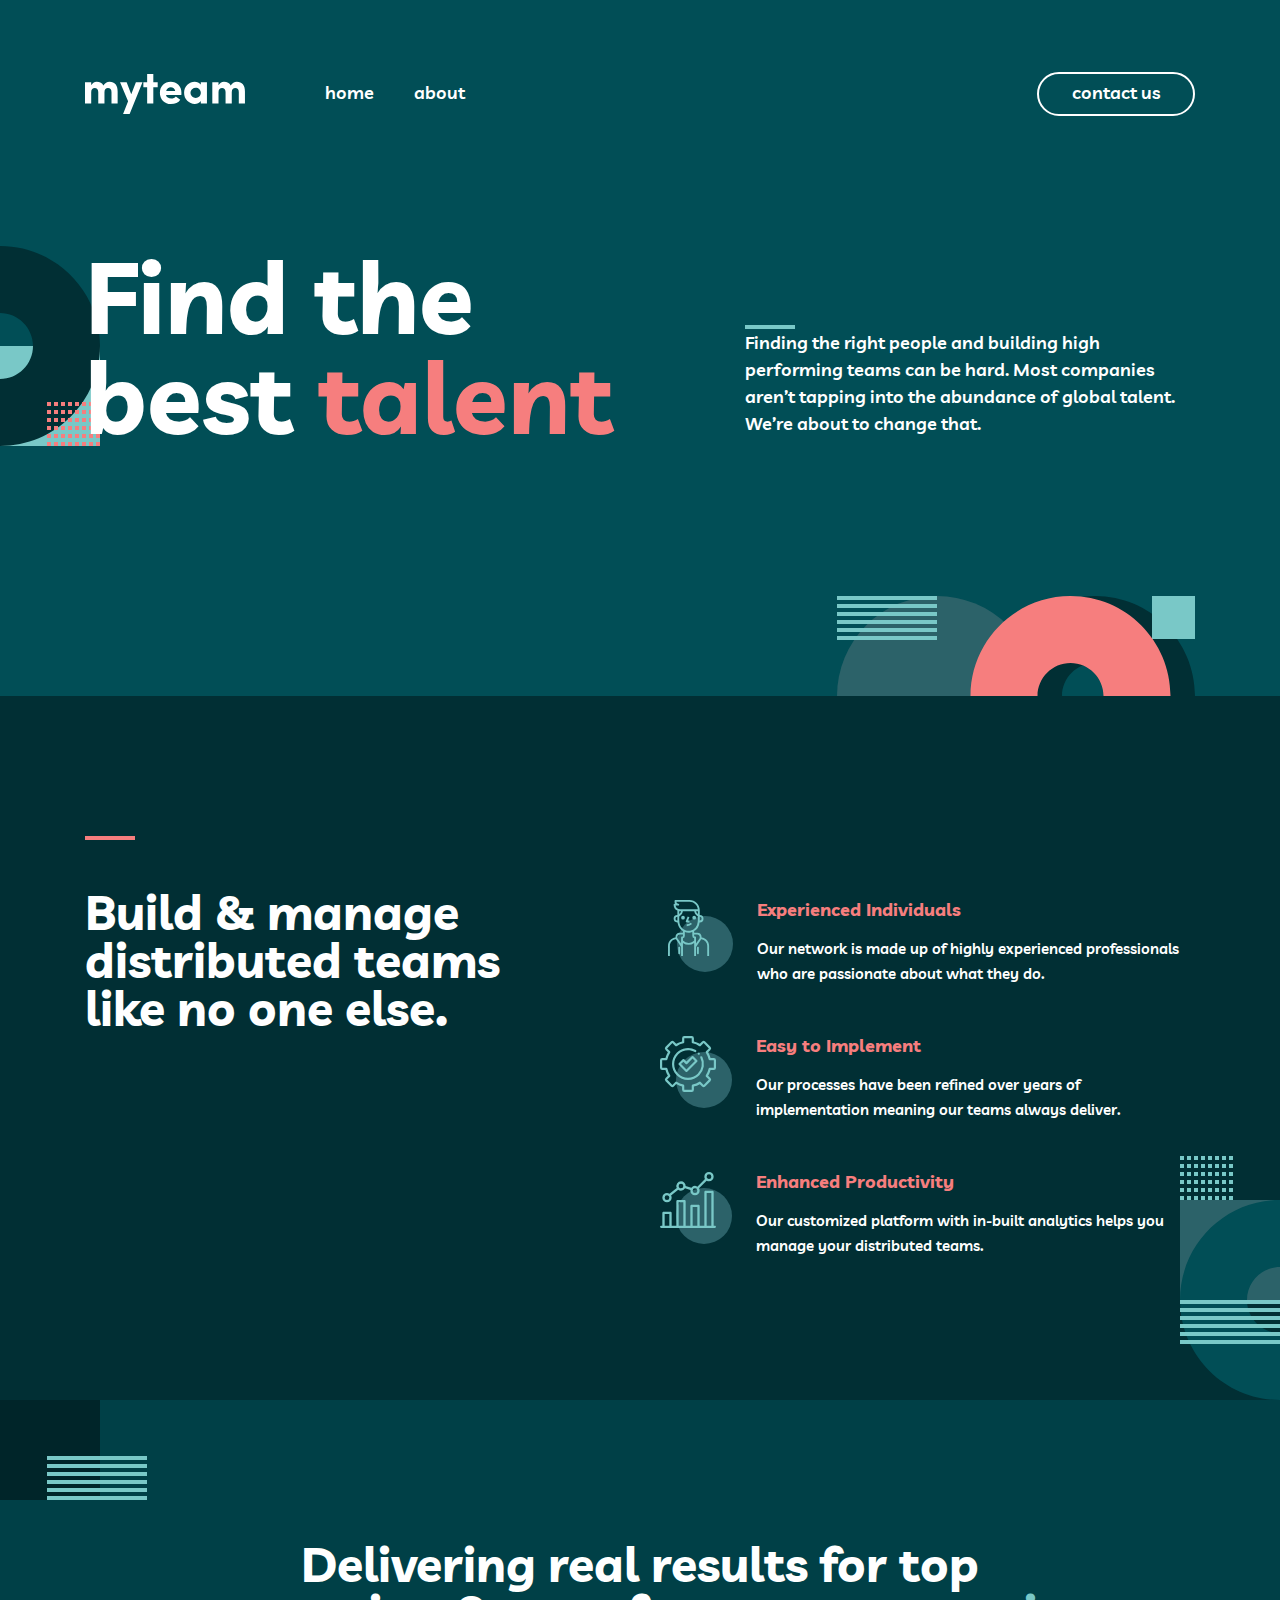
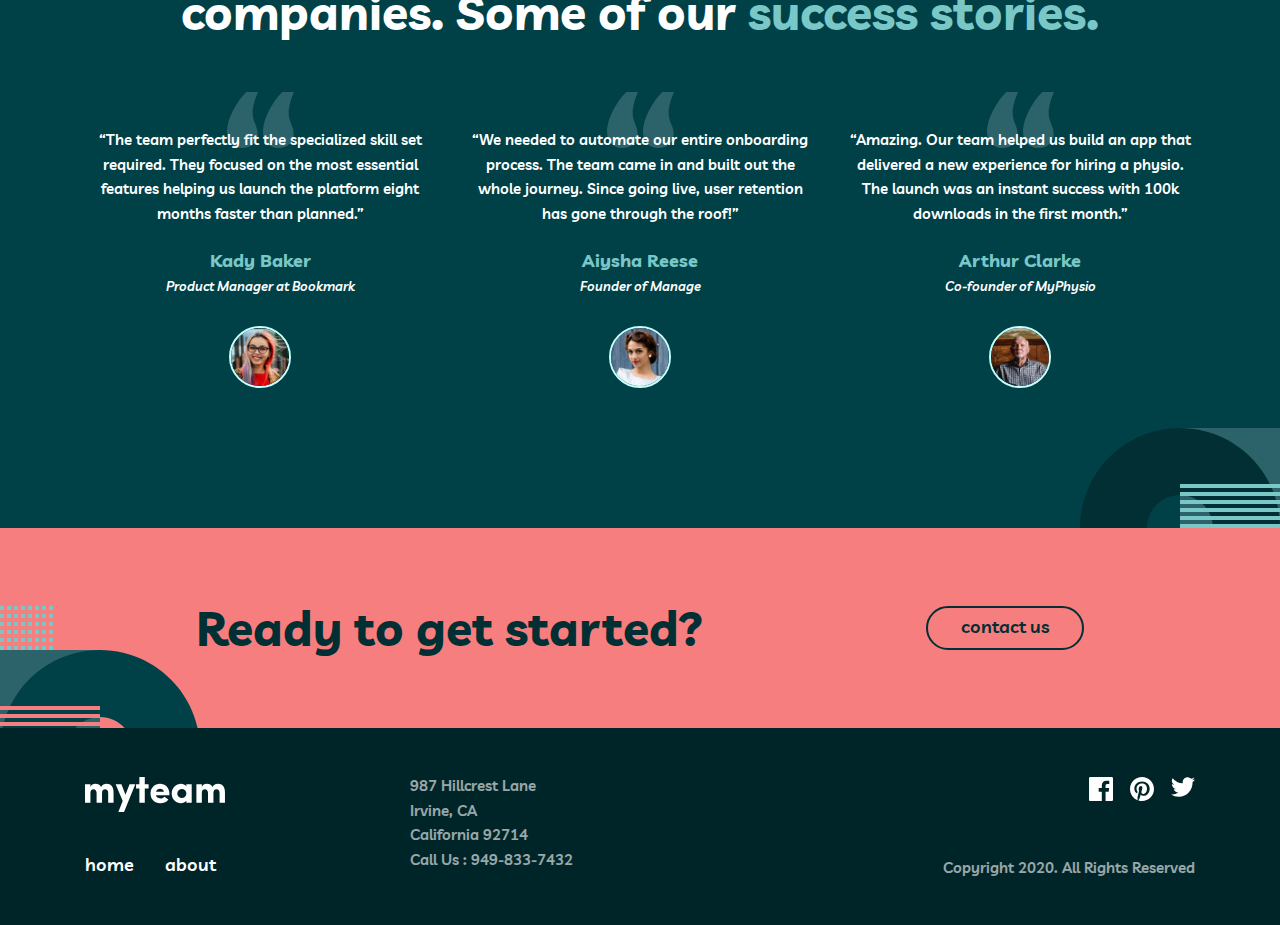
<file: index.html>
<!DOCTYPE html>
<html lang="en">
  <head>
    <meta charset="UTF-8" />
    <meta name="viewport" content="width=device-width, initial-scale=1.0" />
    <link
      href="https://fonts.googleapis.com/css?family=Livvic:400,600,700&display=swap"
      rel="stylesheet"
    />
    <link rel="stylesheet" href="./css/normalize.css" />
    <link rel="stylesheet" href="./css/styles.css" />

    <link
      rel="icon"
      type="image/png"
      sizes="32x32"
      href="./images/favicon-32x32.png"
    />

    <title>Frontend Mentor | myteam website challenge - Homepage</title>
  </head>
  <body>
    <div class="modal"></div>
    <header class="header">
      <div class="header__container">
        <div class="logo">
          <img src="./images/logo.svg" alt="myteam logo" />
        </div>
        <button class="nav-toggle" aria-label="toggle navigation">
          <svg
            class="nav__hamburger"
            xmlns="http://www.w3.org/2000/svg"
            width="20"
            height="17"
          >
            <g fill="#FFF" fill-rule="evenodd">
              <path d="M0 0h20v3H0zM0 7h20v3H0zM0 14h20v3H0z" />
            </g>
          </svg>
          <svg
            class="nav__close-btn"
            xmlns="http://www.w3.org/2000/svg"
            width="18"
            height="17"
          >
            <path
              fill="#FFF"
              fill-rule="evenodd"
              d="M15.01.368l2.122 2.122-6.01 6.01 6.01 6.01-2.122 2.122L9 10.622l-6.01 6.01L.868 14.51 6.88 8.5.87 2.49 2.988.368 9 6.38 15.01.37z"
            />
          </svg>
        </button>
        <nav class="nav">
          <div class="nav__container">
            <ul class="nav__list">
              <li class="nav__item">
                <a href="./index.html" class="nav__link">home</a>
              </li>
              <li class="nav__item">
                <a href="./about.html" class="nav__link">about</a>
              </li>
            </ul>
            <a href="./contact.html">
              <button
                class="btn primary-btn primary-btn--light primary-btn--mobile-nav"
              >
                contact us
              </button>
            </a>
          </div>
        </nav>
      </div>
    </header>

    <!-------------------------------------------->

    <section class="intro">
      <div class="intro__container">
        <h1 class="section__title section__title--intro">
          Find the best
          <span class="section__title--intro--highlight">talent</span>
        </h1>

        <div class="intro__contnent">
          <hr class="section__decoration-hr section__decoration-hr--intro" />
          <p class="section__body-text section__body-text--intro">
            Finding the right people and building high performing teams can be
            hard. Most companies aren’t tapping into the abundance of global
            talent. We’re about to change that.
          </p>
        </div>
      </div>
    </section>

    <!-------------------------------------------->
    <section class="features">
      <div class="features__container">
        <div class="features__title-container">
          <hr class="section__decoration-hr" />
          <h2 class="section__title section__title--features">
            Build & manage distributed teams like no one else.
          </h2>
        </div>

        <div class="features__content">
          <div class="features__content-item">
            <h3 class="subsection__title subsection__title--features">
              Experienced Individuals
            </h3>
            <img
              src="./images/icon-person.svg"
              alt=""
              class="features__content-img"
            />
            <p class="section__body-text section__body-text--features">
              Our network is made up of highly experienced professionals who are
              passionate about what they do.
            </p>
          </div>

          <div class="features__content-item">
            <h3 class="subsection__title subsection__title--features">
              Easy to Implement
            </h3>
            <img
              src="./images/icon-cog.svg"
              alt=""
              class="features__content-img"
            />
            <p class="section__body-text section__body-text--features">
              Our processes have been refined over years of implementation
              meaning our teams always deliver.
            </p>
          </div>

          <div class="features__content-item">
            <h3 class="subsection__title subsection__title--features">
              Enhanced Productivity
            </h3>
            <img
              src="./images/icon-chart.svg"
              alt=""
              class="features__content-img"
            />
            <p class="section__body-text section__body-text--features">
              Our customized platform with in-built analytics helps you manage
              your distributed teams.
            </p>
          </div>
        </div>
      </div>
    </section>

    <!-------------------------------------------->
    <section class="testimonials">
      <div class="testimonials__container">
        <h2 class="section__title section__title--testimonials">
          Delivering real results for top companies. Some of our
          <span class="section__title--testimonials--highlight">
            success stories.
          </span>
        </h2>

        <div class="testimonials__content">
          <div class="testimonials__content-item">
            <p class="section__body-text section__body-text--testimonials">
              “The team perfectly fit the specialized skill set required. They
              focused on the most essential features helping us launch the
              platform eight months faster than planned.”
            </p>
            <h3 class="subsection__title subsection__title--testimonials">
              Kady Baker
            </h3>
            <p class="testimonials__subtitle">
              Product Manager at Bookmark
            </p>
            <img
              src="./images/avatar-kady.jpg"
              alt="Picture of Kady Baker"
              class="avatar testimonials__content-avatar"
            />
          </div>

          <div class="testimonials__content-item">
            <p class="section__body-text section__body-text--testimonials">
              “We needed to automate our entire onboarding process. The team
              came in and built out the whole journey. Since going live, user
              retention has gone through the roof!”
            </p>
            <h3 class="subsection__title subsection__title--testimonials">
              Aiysha Reese
            </h3>
            <p class="testimonials__subtitle">
              Founder of Manage
            </p>
            <img
              src="./images/avatar-aiysha.jpg"
              alt="Picture of Aiysha Reese"
              class="avatar testimonials__content-avatar"
            />
          </div>

          <div class="testimonials__content-item">
            <p class="section__body-text section__body-text--testimonials">
              “Amazing. Our team helped us build an app that delivered a new
              experience for hiring a physio. The launch was an instant success
              with 100k downloads in the first month.”
            </p>
            <h3 class="subsection__title subsection__title--testimonials">
              Arthur Clarke
            </h3>
            <p class="testimonials__subtitle">
              Co-founder of MyPhysio
            </p>
            <img
              src="./images/avatar-arthur.jpg"
              alt="Picture of Arthur Clarke"
              class="avatar testimonials__content-avatar"
            />
          </div>
        </div>
      </div>
    </section>

    <!-------------------------------------------->
    <section class="CTA">
      <div class="CTA__container">
        <h2 class="section__title section__title--CTA">
          Ready to get started?
        </h2>
        <a href="./contact.html">
          <button class="btn primary-btn primary-btn--dark">
            contact us
          </button>
        </a>
      </div>
    </section>

    <!-------------------------------------------->
    <footer class="footer">
      <div class="footer__container">
        <div class="logo footer__logo">
          <img src="./images/logo.svg" alt="myteam logo" />
        </div>
        <div class="footer__nav">
          <a href="./index.html" class="nav__link nav__link--footer">home</a>
          <a href="./about.html" class="nav__link nav__link--footer">about</a>
        </div>

        <div class="footer__address">
          <p class="footer__address--item">
            987 Hillcrest Lane
          </p>
          <p class="footer__address--item">
            Irvine, CA
          </p>
          <p class="footer__address--item">
            California 92714
          </p>
          <p class="footer__address--item">
            Call Us : 949-833-7432
          </p>
        </div>
        <div class="footer__social-media">
          <a href="www.facebook.com" class="footer__social-media-link">
            <svg xmlns="http://www.w3.org/2000/svg" width="24" height="24">
              <path
                d="M22.675 0H1.325C.593 0 0 .593 0 1.325v21.351C0 23.407.593 24 1.325 24H12.82v-9.294H9.692v-3.622h3.128V8.413c0-3.1 1.893-4.788 4.659-4.788 1.325 0 2.463.099 2.795.143v3.24l-1.918.001c-1.504 0-1.795.715-1.795 1.763v2.313h3.587l-.467 3.622h-3.12V24h6.116c.73 0 1.323-.593 1.323-1.325V1.325C24 .593 23.407 0 22.675 0z"
              />
            </svg>
          </a>

          <a href="www.pinterest.com" class="footer__social-media-link">
            <svg xmlns="http://www.w3.org/2000/svg" width="24" height="24">
              <path
                d="M12 0C5.373 0 0 5.372 0 12c0 5.084 3.163 9.426 7.627 11.174-.105-.949-.2-2.405.042-3.441.218-.937 1.407-5.965 1.407-5.965s-.359-.719-.359-1.782c0-1.668.967-2.914 2.171-2.914 1.023 0 1.518.769 1.518 1.69 0 1.029-.655 2.568-.994 3.995-.283 1.194.599 2.169 1.777 2.169 2.133 0 3.772-2.249 3.772-5.495 0-2.873-2.064-4.882-5.012-4.882-3.414 0-5.418 2.561-5.418 5.207 0 1.031.397 2.138.893 2.738a.36.36 0 01.083.345l-.333 1.36c-.053.22-.174.267-.402.161-1.499-.698-2.436-2.889-2.436-4.649 0-3.785 2.75-7.262 7.929-7.262 4.163 0 7.398 2.967 7.398 6.931 0 4.136-2.607 7.464-6.227 7.464-1.216 0-2.359-.631-2.75-1.378l-.748 2.853c-.271 1.043-1.002 2.35-1.492 3.146C9.57 23.812 10.763 24 12 24c6.627 0 12-5.373 12-12 0-6.628-5.373-12-12-12z"
              />
            </svg>
          </a>

          <a href="www.twitter.com" class="footer__social-media-link">
            <svg xmlns="http://www.w3.org/2000/svg" width="24" height="20">
              <path
                d="M24 2.557a9.83 9.83 0 01-2.828.775A4.932 4.932 0 0023.337.608a9.864 9.864 0 01-3.127 1.195A4.916 4.916 0 0016.616.248c-3.179 0-5.515 2.966-4.797 6.045A13.978 13.978 0 011.671 1.149a4.93 4.93 0 001.523 6.574 4.903 4.903 0 01-2.229-.616c-.054 2.281 1.581 4.415 3.949 4.89a4.935 4.935 0 01-2.224.084 4.928 4.928 0 004.6 3.419A9.9 9.9 0 010 17.54a13.94 13.94 0 007.548 2.212c9.142 0 14.307-7.721 13.995-14.646A10.025 10.025 0 0024 2.557z"
              />
            </svg>
          </a>
        </div>
        <div class="footer__copyright">
          Copyright 2020. All Rights Reserved
        </div>
      </div>
    </footer>

    <script src="js/index.js"></script>
  </body>
</html>
</file>
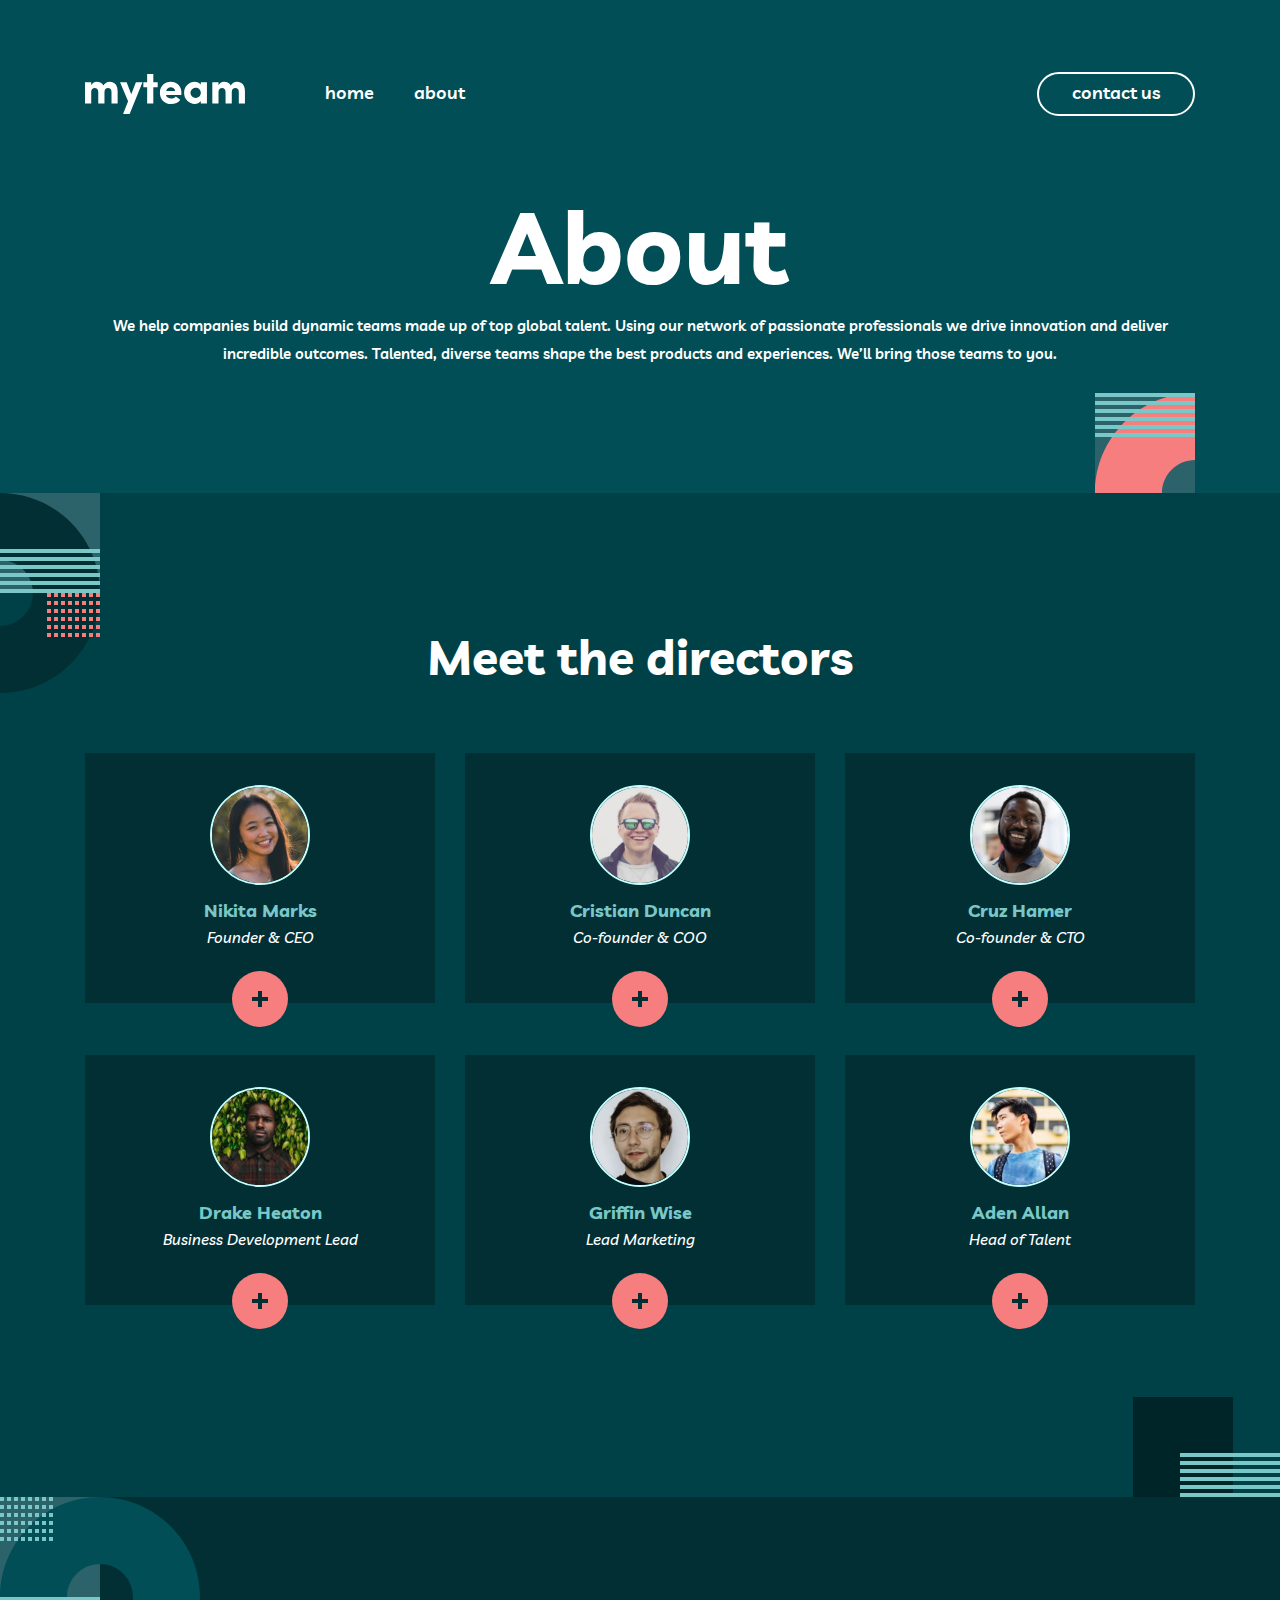
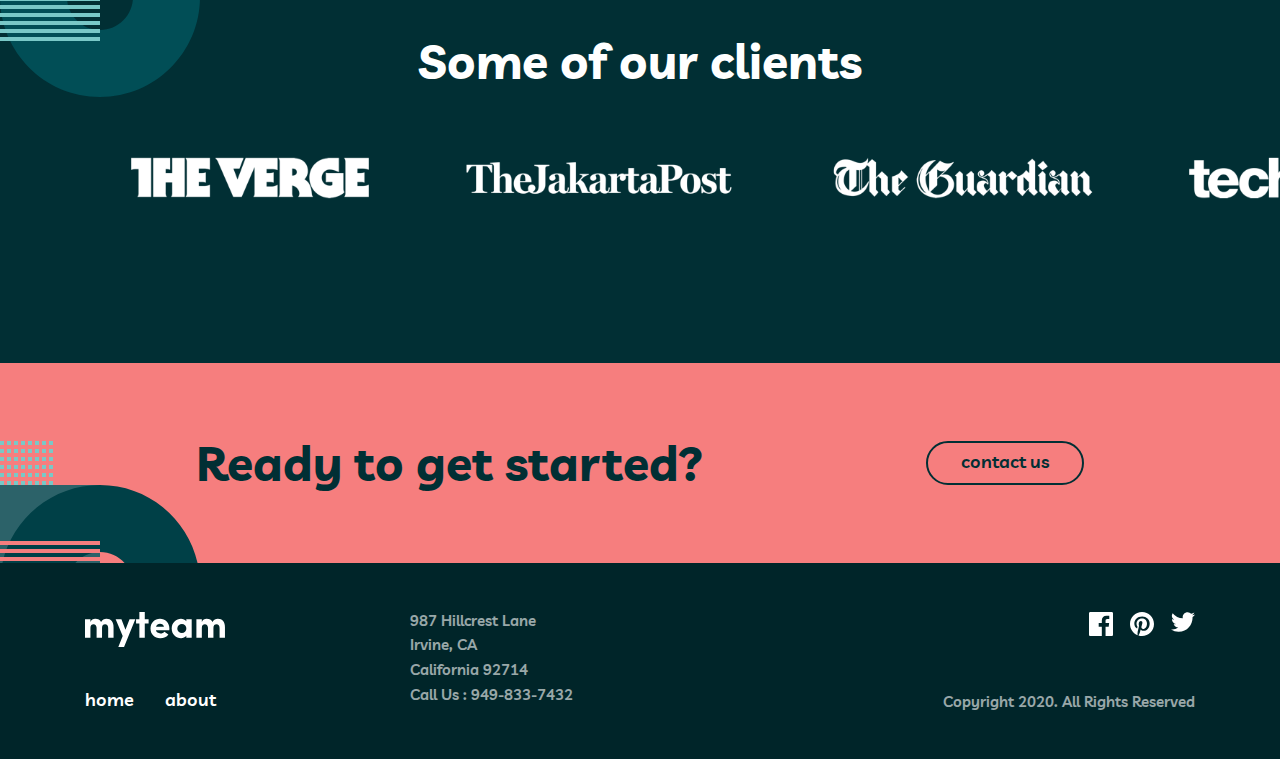
<file: about.html>
<!DOCTYPE html>
<html lang="en">
  <head>
    <meta charset="UTF-8" />
    <meta name="viewport" content="width=device-width, initial-scale=1.0" />

    <link
      href="https://fonts.googleapis.com/css?family=Livvic:400,600,700&display=swap"
      rel="stylesheet"
    />
    <link rel="stylesheet" href="./css/normalize.css" />
    <link rel="stylesheet" href="./css/styles.css" />

    <link
      rel="icon"
      type="image/png"
      sizes="32x32"
      href="./images/favicon-32x32.png"
    />

    <title>Frontend Mentor | myteam website challenge - About</title>
  </head>
  <body>
    <div class="modal"></div>
    <header class="header">
      <div class="header__container">
        <div class="logo">
          <img src="./images/logo.svg" alt="myteam logo" />
        </div>
        <button class="nav-toggle" aria-label="toggle navigation">
          <svg
            class="nav__hamburger"
            xmlns="http://www.w3.org/2000/svg"
            width="20"
            height="17"
          >
            <g fill="#FFF" fill-rule="evenodd">
              <path d="M0 0h20v3H0zM0 7h20v3H0zM0 14h20v3H0z" />
            </g>
          </svg>
          <svg
            class="nav__close-btn"
            xmlns="http://www.w3.org/2000/svg"
            width="18"
            height="17"
          >
            <path
              fill="#FFF"
              fill-rule="evenodd"
              d="M15.01.368l2.122 2.122-6.01 6.01 6.01 6.01-2.122 2.122L9 10.622l-6.01 6.01L.868 14.51 6.88 8.5.87 2.49 2.988.368 9 6.38 15.01.37z"
            />
          </svg>
        </button>
        <nav class="nav">
          <div class="nav__container">
            <ul class="nav__list">
              <li class="nav__item">
                <a href="./index.html" class="nav__link">home</a>
              </li>
              <li class="nav__item">
                <a href="./about.html" class="nav__link">about</a>
              </li>
            </ul>
            <a href="./contact.html">
              <button
                class="btn primary-btn primary-btn--light primary-btn--mobile-nav"
              >
                contact us
              </button>
            </a>
          </div>
        </nav>
      </div>
    </header>

    <!-------------------------------------------->

    <section class="about">
      <div class="about__container">
        <h1 class="section__title section__title--about">
          About
        </h1>
        <hr class="section__decoration-hr section__decoration-hr--about" />
        <p class="section__body-text section__body-text--about">
          We help companies build dynamic teams made up of top global talent.
          Using our network of passionate professionals we drive innovation and
          deliver incredible outcomes. Talented, diverse teams shape the best
          products and experiences. We’ll bring those teams to you.
        </p>
      </div>
    </section>
    <!-------------------------------------------->

    <section class="directors">
      <div class="directors__container">
        <h2 class="section__title section__title--directors">
          Meet the directors
        </h2>

        <div class="directors__content">
          <div class="directors__content-item">
            <div class="directors__content-item-front">
              <h3 class="subsection__title subsection__title--directors">
                Nikita Marks
              </h3>
              <p class="directors__subtitle">Founder & CEO</p>
              <img
                src="./images/avatar-nikita.jpg"
                alt="Picture of Nikita Marks"
                class="avatar directors__content-avatar"
              />
            </div>
            <div class="directors__content-item-back">
              <h3 class="subsection__title subsection__title--directors">
                Nikita Marks
              </h3>
              <p class="directors__content-item-quote">
                “It always amazes me how much talent there is in every corner of
                the globe.”
              </p>
              <div class="directors__content-social-media">
                <a href="www.twitter.com" class="footer__social-media-link">
                  <svg
                    xmlns="http://www.w3.org/2000/svg"
                    width="24"
                    height="20"
                  >
                    <path
                      d="M24 2.557a9.83 9.83 0 01-2.828.775A4.932 4.932 0 0023.337.608a9.864 9.864 0 01-3.127 1.195A4.916 4.916 0 0016.616.248c-3.179 0-5.515 2.966-4.797 6.045A13.978 13.978 0 011.671 1.149a4.93 4.93 0 001.523 6.574 4.903 4.903 0 01-2.229-.616c-.054 2.281 1.581 4.415 3.949 4.89a4.935 4.935 0 01-2.224.084 4.928 4.928 0 004.6 3.419A9.9 9.9 0 010 17.54a13.94 13.94 0 007.548 2.212c9.142 0 14.307-7.721 13.995-14.646A10.025 10.025 0 0024 2.557z"
                    />
                  </svg>
                </a>
                <a href="www.twitter.com" class="footer__social-media-link">
                  <svg
                    xmlns="http://www.w3.org/2000/svg"
                    width="20"
                    height="20"
                  >
                    <path
                      d="M18 0H2C.9 0 0 .9 0 2v16c0 1.1.9 2 2 2h16c1.1 0 2-.9 2-2V2c0-1.1-.9-2-2-2zM6 17H3V8h3v9zM4.5 6.3c-1 0-1.8-.8-1.8-1.8s.8-1.8 1.8-1.8 1.8.8 1.8 1.8-.8 1.8-1.8 1.8zM17 17h-3v-5.3c0-.8-.7-1.5-1.5-1.5s-1.5.7-1.5 1.5V17H8V8h3v1.2c.5-.8 1.6-1.4 2.5-1.4 1.9 0 3.5 1.6 3.5 3.5V17z"
                    />
                  </svg>
                </a>
              </div>
            </div>
            <div class="add-social-btn">
              <img class="social-btn-icon" src="./images/icon-cross.svg" />
            </div>
          </div>

          <div class="directors__content-item">
            <div class="directors__content-item-front">
              <h3 class="subsection__title subsection__title--directors">
                Cristian Duncan
              </h3>
              <p class="directors__subtitle">Co-founder & COO</p>
              <img
                src="./images/avatar-christian.jpg"
                alt="Picture of Cristian Duncan"
                class="avatar directors__content-avatar"
              />
            </div>

            <div class="directors__content-item-back">
              <h3 class="subsection__title subsection__title--directors">
                Cristian Duncan
              </h3>
              <p class="directors__content-item-quote">
                “Distributed teams required unique processes. You need to
                approach work in a new way.”
              </p>
              <div class="directors__content-social-media">
                <a href="www.twitter.com" class="footer__social-media-link">
                  <svg
                    xmlns="http://www.w3.org/2000/svg"
                    width="24"
                    height="20"
                  >
                    <path
                      d="M24 2.557a9.83 9.83 0 01-2.828.775A4.932 4.932 0 0023.337.608a9.864 9.864 0 01-3.127 1.195A4.916 4.916 0 0016.616.248c-3.179 0-5.515 2.966-4.797 6.045A13.978 13.978 0 011.671 1.149a4.93 4.93 0 001.523 6.574 4.903 4.903 0 01-2.229-.616c-.054 2.281 1.581 4.415 3.949 4.89a4.935 4.935 0 01-2.224.084 4.928 4.928 0 004.6 3.419A9.9 9.9 0 010 17.54a13.94 13.94 0 007.548 2.212c9.142 0 14.307-7.721 13.995-14.646A10.025 10.025 0 0024 2.557z"
                    />
                  </svg>
                </a>
                <a href="www.twitter.com" class="footer__social-media-link">
                  <svg
                    xmlns="http://www.w3.org/2000/svg"
                    width="20"
                    height="20"
                  >
                    <path
                      d="M18 0H2C.9 0 0 .9 0 2v16c0 1.1.9 2 2 2h16c1.1 0 2-.9 2-2V2c0-1.1-.9-2-2-2zM6 17H3V8h3v9zM4.5 6.3c-1 0-1.8-.8-1.8-1.8s.8-1.8 1.8-1.8 1.8.8 1.8 1.8-.8 1.8-1.8 1.8zM17 17h-3v-5.3c0-.8-.7-1.5-1.5-1.5s-1.5.7-1.5 1.5V17H8V8h3v1.2c.5-.8 1.6-1.4 2.5-1.4 1.9 0 3.5 1.6 3.5 3.5V17z"
                    />
                  </svg>
                </a>
              </div>
            </div>
            <div class="add-social-btn">
              <img class="social-btn-icon" src="./images/icon-cross.svg" />
            </div>
          </div>

          <div class="directors__content-item">
            <div class="directors__content-item-front">
              <h3 class="subsection__title subsection__title--directors">
                Cruz Hamer
              </h3>
              <p class="directors__subtitle">Co-founder & CTO</p>
              <img
                src="./images/avatar-cruz.jpg"
                alt="Picture of Cruz Hamer"
                class="avatar directors__content-avatar"
              />
            </div>
            <div class="directors__content-item-back">
              <h3 class="subsection__title subsection__title--directors">
                Cruz Hamer
              </h3>
              <p class="directors__content-item-quote">
                “Technology is at the forefront of enabling distributed teams.
                That's where we come in.”
              </p>
              <div class="directors__content-social-media">
                <a href="www.twitter.com" class="footer__social-media-link">
                  <svg
                    xmlns="http://www.w3.org/2000/svg"
                    width="24"
                    height="20"
                  >
                    <path
                      d="M24 2.557a9.83 9.83 0 01-2.828.775A4.932 4.932 0 0023.337.608a9.864 9.864 0 01-3.127 1.195A4.916 4.916 0 0016.616.248c-3.179 0-5.515 2.966-4.797 6.045A13.978 13.978 0 011.671 1.149a4.93 4.93 0 001.523 6.574 4.903 4.903 0 01-2.229-.616c-.054 2.281 1.581 4.415 3.949 4.89a4.935 4.935 0 01-2.224.084 4.928 4.928 0 004.6 3.419A9.9 9.9 0 010 17.54a13.94 13.94 0 007.548 2.212c9.142 0 14.307-7.721 13.995-14.646A10.025 10.025 0 0024 2.557z"
                    />
                  </svg>
                </a>
                <a href="www.twitter.com" class="footer__social-media-link">
                  <svg
                    xmlns="http://www.w3.org/2000/svg"
                    width="20"
                    height="20"
                  >
                    <path
                      d="M18 0H2C.9 0 0 .9 0 2v16c0 1.1.9 2 2 2h16c1.1 0 2-.9 2-2V2c0-1.1-.9-2-2-2zM6 17H3V8h3v9zM4.5 6.3c-1 0-1.8-.8-1.8-1.8s.8-1.8 1.8-1.8 1.8.8 1.8 1.8-.8 1.8-1.8 1.8zM17 17h-3v-5.3c0-.8-.7-1.5-1.5-1.5s-1.5.7-1.5 1.5V17H8V8h3v1.2c.5-.8 1.6-1.4 2.5-1.4 1.9 0 3.5 1.6 3.5 3.5V17z"
                    />
                  </svg>
                </a>
              </div>
            </div>
            <div class="add-social-btn">
              <img class="social-btn-icon" src="./images/icon-cross.svg" />
            </div>
          </div>

          <div class="directors__content-item">
            <div class="directors__content-item-front">
              <h3 class="subsection__title subsection__title--directors">
                Drake Heaton
              </h3>
              <p class="directors__subtitle">Business Development Lead</p>
              <img
                src="./images/avatar-drake.jpg"
                alt="Picture of Drake Heaton"
                class="avatar directors__content-avatar"
              />
            </div>
            <div class="directors__content-item-back">
              <h3 class="subsection__title subsection__title--directors">
                Drake Heaton
              </h3>
              <p class="directors__content-item-quote">
                “Hiring similar people from similar backgrounds is a surefire
                way to stunt innovation.”
              </p>
              <div class="directors__content-social-media">
                <a href="www.twitter.com" class="footer__social-media-link">
                  <svg
                    xmlns="http://www.w3.org/2000/svg"
                    width="24"
                    height="20"
                  >
                    <path
                      d="M24 2.557a9.83 9.83 0 01-2.828.775A4.932 4.932 0 0023.337.608a9.864 9.864 0 01-3.127 1.195A4.916 4.916 0 0016.616.248c-3.179 0-5.515 2.966-4.797 6.045A13.978 13.978 0 011.671 1.149a4.93 4.93 0 001.523 6.574 4.903 4.903 0 01-2.229-.616c-.054 2.281 1.581 4.415 3.949 4.89a4.935 4.935 0 01-2.224.084 4.928 4.928 0 004.6 3.419A9.9 9.9 0 010 17.54a13.94 13.94 0 007.548 2.212c9.142 0 14.307-7.721 13.995-14.646A10.025 10.025 0 0024 2.557z"
                    />
                  </svg>
                </a>
                <a href="www.twitter.com" class="footer__social-media-link">
                  <svg
                    xmlns="http://www.w3.org/2000/svg"
                    width="20"
                    height="20"
                  >
                    <path
                      d="M18 0H2C.9 0 0 .9 0 2v16c0 1.1.9 2 2 2h16c1.1 0 2-.9 2-2V2c0-1.1-.9-2-2-2zM6 17H3V8h3v9zM4.5 6.3c-1 0-1.8-.8-1.8-1.8s.8-1.8 1.8-1.8 1.8.8 1.8 1.8-.8 1.8-1.8 1.8zM17 17h-3v-5.3c0-.8-.7-1.5-1.5-1.5s-1.5.7-1.5 1.5V17H8V8h3v1.2c.5-.8 1.6-1.4 2.5-1.4 1.9 0 3.5 1.6 3.5 3.5V17z"
                    />
                  </svg>
                </a>
              </div>
            </div>
            <div class="add-social-btn">
              <img class="social-btn-icon" src="./images/icon-cross.svg" />
            </div>
          </div>

          <div class="directors__content-item">
            <div class="directors__content-item-front">
              <h3 class="subsection__title subsection__title--directors">
                Griffin Wise
              </h3>
              <p class="directors__subtitle">Lead Marketing</p>
              <img
                src="./images/avatar-griffin.jpg"
                alt="Picture of Griffin Wise"
                class="avatar directors__content-avatar"
              />
            </div>
            <div class="directors__content-item-back">
              <h3 class="subsection__title subsection__title--directors">
                Griffin Wise
              </h3>
              <p class="directors__content-item-quote">
                “Unique perspectives shape unique products, which is what you
                need to survive these days.”
              </p>
              <div class="directors__content-social-media">
                <a href="www.twitter.com" class="footer__social-media-link">
                  <svg
                    xmlns="http://www.w3.org/2000/svg"
                    width="24"
                    height="20"
                  >
                    <path
                      d="M24 2.557a9.83 9.83 0 01-2.828.775A4.932 4.932 0 0023.337.608a9.864 9.864 0 01-3.127 1.195A4.916 4.916 0 0016.616.248c-3.179 0-5.515 2.966-4.797 6.045A13.978 13.978 0 011.671 1.149a4.93 4.93 0 001.523 6.574 4.903 4.903 0 01-2.229-.616c-.054 2.281 1.581 4.415 3.949 4.89a4.935 4.935 0 01-2.224.084 4.928 4.928 0 004.6 3.419A9.9 9.9 0 010 17.54a13.94 13.94 0 007.548 2.212c9.142 0 14.307-7.721 13.995-14.646A10.025 10.025 0 0024 2.557z"
                    />
                  </svg>
                </a>
                <a href="www.twitter.com" class="footer__social-media-link">
                  <svg
                    xmlns="http://www.w3.org/2000/svg"
                    width="20"
                    height="20"
                  >
                    <path
                      d="M18 0H2C.9 0 0 .9 0 2v16c0 1.1.9 2 2 2h16c1.1 0 2-.9 2-2V2c0-1.1-.9-2-2-2zM6 17H3V8h3v9zM4.5 6.3c-1 0-1.8-.8-1.8-1.8s.8-1.8 1.8-1.8 1.8.8 1.8 1.8-.8 1.8-1.8 1.8zM17 17h-3v-5.3c0-.8-.7-1.5-1.5-1.5s-1.5.7-1.5 1.5V17H8V8h3v1.2c.5-.8 1.6-1.4 2.5-1.4 1.9 0 3.5 1.6 3.5 3.5V17z"
                    />
                  </svg>
                </a>
              </div>
            </div>
            <div class="add-social-btn">
              <img class="social-btn-icon" src="./images/icon-cross.svg" />
            </div>
          </div>

          <div class="directors__content-item">
            <div class="directors__content-item-front">
              <h3 class="subsection__title subsection__title--directors">
                Aden Allan
              </h3>
              <p class="directors__subtitle">Head of Talent</p>
              <img
                src="./images/avatar-aden.jpg"
                alt="Picture of Aden Allan"
                class="avatar directors__content-avatar"
              />
            </div>
            <div class="directors__content-item-back">
              <h3 class="subsection__title subsection__title--directors">
                Aden Allan
              </h3>
              <p class="directors__content-item-quote">
                “Empowered teams create truly amazing products. Set the north
                star and let them follow it.”
              </p>
              <div class="directors__content-social-media">
                <a href="www.twitter.com" class="footer__social-media-link">
                  <svg
                    xmlns="http://www.w3.org/2000/svg"
                    width="24"
                    height="20"
                  >
                    <path
                      d="M24 2.557a9.83 9.83 0 01-2.828.775A4.932 4.932 0 0023.337.608a9.864 9.864 0 01-3.127 1.195A4.916 4.916 0 0016.616.248c-3.179 0-5.515 2.966-4.797 6.045A13.978 13.978 0 011.671 1.149a4.93 4.93 0 001.523 6.574 4.903 4.903 0 01-2.229-.616c-.054 2.281 1.581 4.415 3.949 4.89a4.935 4.935 0 01-2.224.084 4.928 4.928 0 004.6 3.419A9.9 9.9 0 010 17.54a13.94 13.94 0 007.548 2.212c9.142 0 14.307-7.721 13.995-14.646A10.025 10.025 0 0024 2.557z"
                    />
                  </svg>
                </a>
                <a href="www.twitter.com" class="footer__social-media-link">
                  <svg
                    xmlns="http://www.w3.org/2000/svg"
                    width="20"
                    height="20"
                  >
                    <path
                      d="M18 0H2C.9 0 0 .9 0 2v16c0 1.1.9 2 2 2h16c1.1 0 2-.9 2-2V2c0-1.1-.9-2-2-2zM6 17H3V8h3v9zM4.5 6.3c-1 0-1.8-.8-1.8-1.8s.8-1.8 1.8-1.8 1.8.8 1.8 1.8-.8 1.8-1.8 1.8zM17 17h-3v-5.3c0-.8-.7-1.5-1.5-1.5s-1.5.7-1.5 1.5V17H8V8h3v1.2c.5-.8 1.6-1.4 2.5-1.4 1.9 0 3.5 1.6 3.5 3.5V17z"
                    />
                  </svg>
                </a>
              </div>
            </div>
            <div class="add-social-btn">
              <img class="social-btn-icon" src="./images/icon-cross.svg" />
            </div>
          </div>
        </div>
      </div>
    </section>

    <!-------------------------------------------->

    <section class="clients">
      <div class="clients__container">
        <h2 class="section__title section__title--clients">
          Some of our clients
        </h2>

        <div class="clients__list">
          <img
            class="clients__list-logo"
            src="./images/logo-the-verge.png"
            alt="The Verge"
          />
          <img
            class="clients__list-logo"
            src="./images/logo-jakarta-post.png"
            alt="The Jakarta Post"
          />
          <img
            class="clients__list-logo"
            src="./images/logo-the-guardian.png"
            alt="The Guardian"
          />
          <img
            class="clients__list-logo"
            src="./images/logo-tech-radar.png"
            alt="Tech Radar"
          />
          <img
            class="clients__list-logo"
            src="./images/logo-gadgets-now.png"
            alt="Gadgets Now"
          />
        </div>
      </div>
    </section>

    <!-------------------------------------------->

    <section class="CTA">
      <div class="CTA__container">
        <h2 class="section__title section__title--CTA">
          Ready to get started?
        </h2>
        <a href="./contact.html">
          <button class="btn primary-btn primary-btn--dark">
            contact us
          </button>
        </a>
      </div>
    </section>

    <!-------------------------------------------->

    <footer class="footer">
      <div class="footer__container">
        <div class="logo footer__logo">
          <img src="./images/logo.svg" alt="myteam logo" />
        </div>
        <div class="footer__nav">
          <a href="./index.html" class="nav__link nav__link--footer">home</a>
          <a href="./about.html" class="nav__link nav__link--footer">about</a>
        </div>

        <div class="footer__address">
          <p class="footer__address--item">
            987 Hillcrest Lane
          </p>
          <p class="footer__address--item">
            Irvine, CA
          </p>
          <p class="footer__address--item">
            California 92714
          </p>
          <p class="footer__address--item">
            Call Us : 949-833-7432
          </p>
        </div>
        <div class="footer__social-media">
          <a href="www.facebook.com" class="footer__social-media-link">
            <svg xmlns="http://www.w3.org/2000/svg" width="24" height="24">
              <path
                d="M22.675 0H1.325C.593 0 0 .593 0 1.325v21.351C0 23.407.593 24 1.325 24H12.82v-9.294H9.692v-3.622h3.128V8.413c0-3.1 1.893-4.788 4.659-4.788 1.325 0 2.463.099 2.795.143v3.24l-1.918.001c-1.504 0-1.795.715-1.795 1.763v2.313h3.587l-.467 3.622h-3.12V24h6.116c.73 0 1.323-.593 1.323-1.325V1.325C24 .593 23.407 0 22.675 0z"
              />
            </svg>
          </a>

          <a href="www.pinterest.com" class="footer__social-media-link">
            <svg xmlns="http://www.w3.org/2000/svg" width="24" height="24">
              <path
                d="M12 0C5.373 0 0 5.372 0 12c0 5.084 3.163 9.426 7.627 11.174-.105-.949-.2-2.405.042-3.441.218-.937 1.407-5.965 1.407-5.965s-.359-.719-.359-1.782c0-1.668.967-2.914 2.171-2.914 1.023 0 1.518.769 1.518 1.69 0 1.029-.655 2.568-.994 3.995-.283 1.194.599 2.169 1.777 2.169 2.133 0 3.772-2.249 3.772-5.495 0-2.873-2.064-4.882-5.012-4.882-3.414 0-5.418 2.561-5.418 5.207 0 1.031.397 2.138.893 2.738a.36.36 0 01.083.345l-.333 1.36c-.053.22-.174.267-.402.161-1.499-.698-2.436-2.889-2.436-4.649 0-3.785 2.75-7.262 7.929-7.262 4.163 0 7.398 2.967 7.398 6.931 0 4.136-2.607 7.464-6.227 7.464-1.216 0-2.359-.631-2.75-1.378l-.748 2.853c-.271 1.043-1.002 2.35-1.492 3.146C9.57 23.812 10.763 24 12 24c6.627 0 12-5.373 12-12 0-6.628-5.373-12-12-12z"
              />
            </svg>
          </a>

          <a href="www.twitter.com" class="footer__social-media-link">
            <svg xmlns="http://www.w3.org/2000/svg" width="24" height="20">
              <path
                d="M24 2.557a9.83 9.83 0 01-2.828.775A4.932 4.932 0 0023.337.608a9.864 9.864 0 01-3.127 1.195A4.916 4.916 0 0016.616.248c-3.179 0-5.515 2.966-4.797 6.045A13.978 13.978 0 011.671 1.149a4.93 4.93 0 001.523 6.574 4.903 4.903 0 01-2.229-.616c-.054 2.281 1.581 4.415 3.949 4.89a4.935 4.935 0 01-2.224.084 4.928 4.928 0 004.6 3.419A9.9 9.9 0 010 17.54a13.94 13.94 0 007.548 2.212c9.142 0 14.307-7.721 13.995-14.646A10.025 10.025 0 0024 2.557z"
              />
            </svg>
          </a>
        </div>
        <div class="footer__copyright">
          Copyright 2020. All Rights Reserved
        </div>
      </div>
    </footer>

    <script src="js/index.js"></script>
  </body>
</html>
</file>
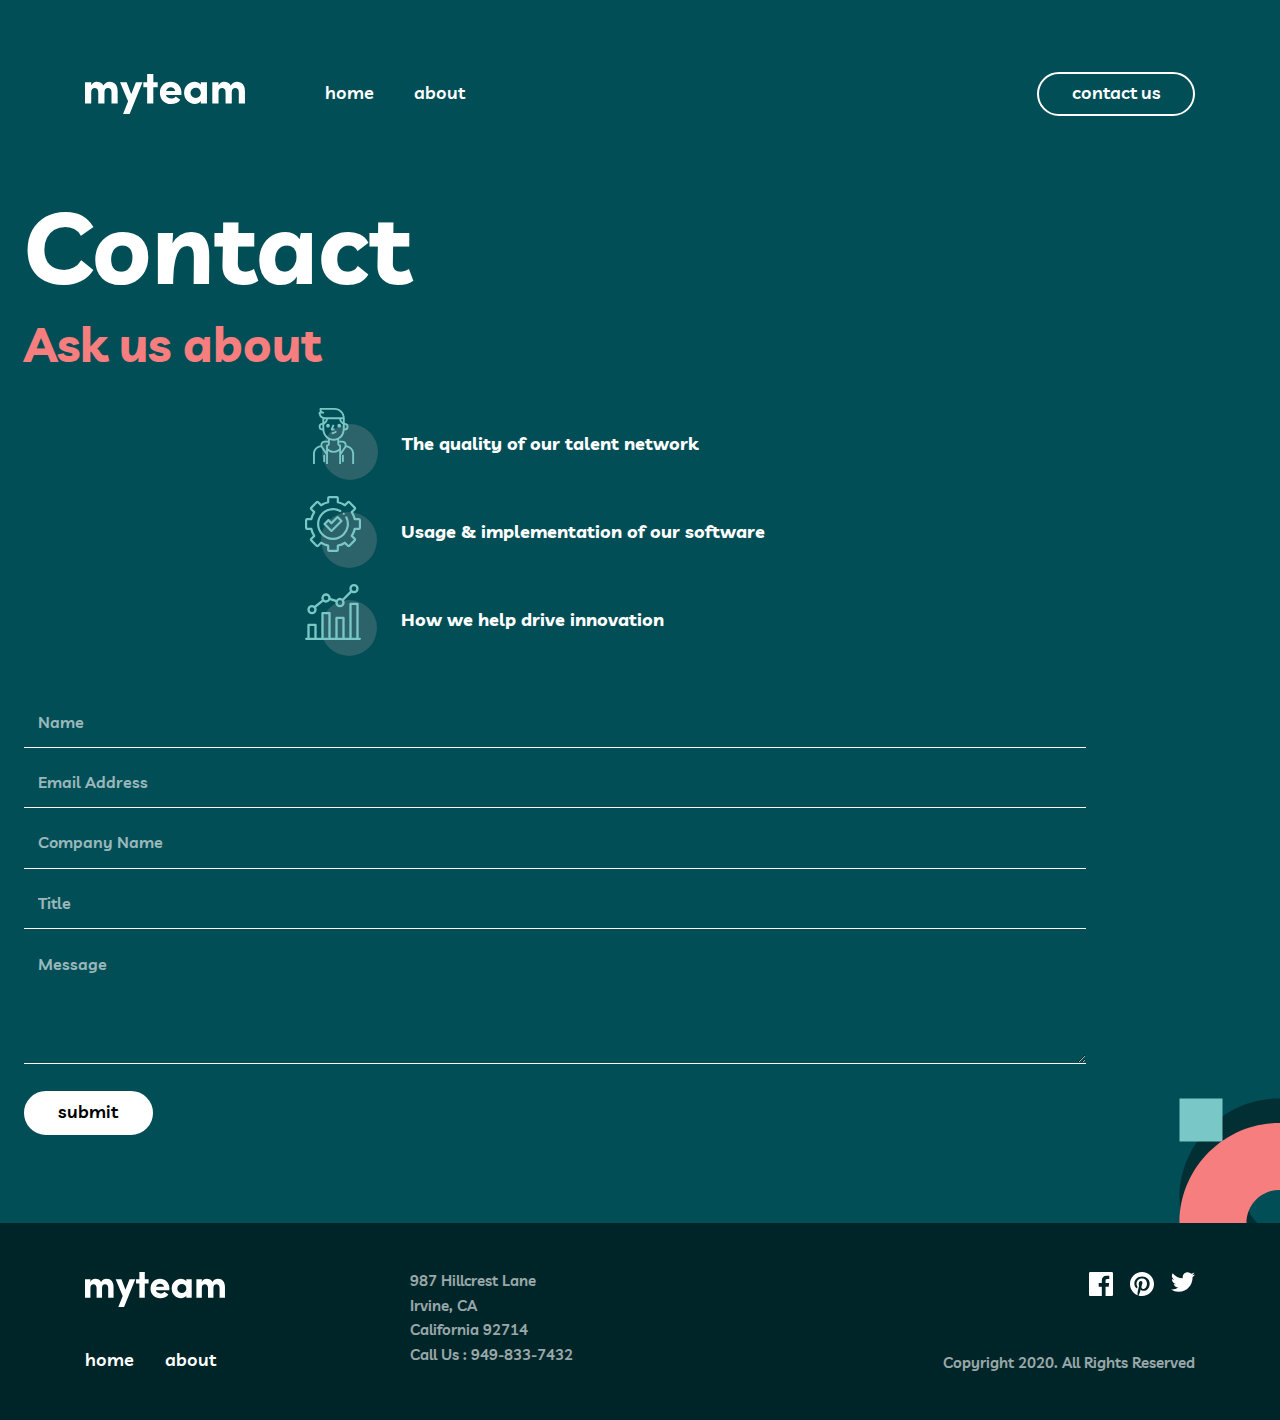
<file: contact.html>
<!DOCTYPE html>
<html lang="en">
  <head>
    <meta charset="UTF-8" />
    <meta name="viewport" content="width=device-width, initial-scale=1.0" />

    <link
      href="https://fonts.googleapis.com/css?family=Livvic:400,600,700&display=swap"
      rel="stylesheet"
    />
    <link rel="stylesheet" href="./css/normalize.css" />
    <link rel="stylesheet" href="./css/styles.css" />

    <link
      rel="icon"
      type="image/png"
      sizes="32x32"
      href="./images/favicon-32x32.png"
    />

    <title>Frontend Mentor | myteam website challenge - Contact</title>
  </head>
  <body>
    <div class="modal"></div>
    <header class="header">
      <div class="header__container">
        <div class="logo">
          <img src="./images/logo.svg" alt="myteam logo" />
        </div>
        <button class="nav-toggle" aria-label="toggle navigation">
          <svg
            class="nav__hamburger"
            xmlns="http://www.w3.org/2000/svg"
            width="20"
            height="17"
          >
            <g fill="#FFF" fill-rule="evenodd">
              <path d="M0 0h20v3H0zM0 7h20v3H0zM0 14h20v3H0z" />
            </g>
          </svg>
          <svg
            class="nav__close-btn"
            xmlns="http://www.w3.org/2000/svg"
            width="18"
            height="17"
          >
            <path
              fill="#FFF"
              fill-rule="evenodd"
              d="M15.01.368l2.122 2.122-6.01 6.01 6.01 6.01-2.122 2.122L9 10.622l-6.01 6.01L.868 14.51 6.88 8.5.87 2.49 2.988.368 9 6.38 15.01.37z"
            />
          </svg>
        </button>
        <nav class="nav">
          <div class="nav__container">
            <ul class="nav__list">
              <li class="nav__item">
                <a href="./index.html" class="nav__link">home</a>
              </li>
              <li class="nav__item">
                <a href="./about.html" class="nav__link">about</a>
              </li>
            </ul>
            <a href="./contact.html">
              <button
                class="btn primary-btn primary-btn--light primary-btn--mobile-nav"
              >
                contact us
              </button>
            </a>
          </div>
        </nav>
      </div>
    </header>

    <!-------------------------------------------->
    <section class="contact">
      <div class="contact__container">
        <h1 class="section__title section__title--contact">Contact</h1>
        <h2 class="section__subtitle--contact">Ask us about</h2>
        <div class="contact__content">
          <div class="contact__content-item">
            <img
              src="./images/icon-person.svg"
              alt=""
              class="contact__content-img"
            />
            <p class="section__body-text section__body-text--contact">
              The quality of our talent network
            </p>
          </div>
          <div class="contact__content-item">
            <img
              src="./images/icon-cog.svg"
              alt=""
              class="contact__content-img"
            />
            <p class="section__body-text section__body-text--contact">
              Usage & implementation of our software
            </p>
          </div>
          <div class="contact__content-item">
            <img
              src="./images/icon-chart.svg"
              alt=""
              class="contact__content-img"
            />
            <p class="section__body-text section__body-text--contact">
              How we help drive innovation
            </p>
          </div>
        </div>

        <form class="contact__form">
          <input type="text" placeholder="Name" id="name" required />
          <input type="email" placeholder="Email Address" id="email" required />
          <input type="text" placeholder="Company Name" id="company" />
          <input type="text" placeholder="Title" id="title" />
          <textarea
            id="message"
            placeholder="Message"
            cols="30"
            rows="5"
          ></textarea>
          <button type="submit" class="btn secondary-btn">submit</button>
        </form>
      </div>
    </section>
    <!-------------------------------------------->

    <footer class="footer">
      <div class="footer__container">
        <div class="logo footer__logo">
          <img src="./images/logo.svg" alt="myteam logo" />
        </div>
        <div class="footer__nav">
          <a href="./index.html" class="nav__link nav__link--footer">home</a>
          <a href="./about.html" class="nav__link nav__link--footer">about</a>
        </div>

        <div class="footer__address">
          <p class="footer__address--item">
            987 Hillcrest Lane
          </p>
          <p class="footer__address--item">
            Irvine, CA
          </p>
          <p class="footer__address--item">
            California 92714
          </p>
          <p class="footer__address--item">
            Call Us : 949-833-7432
          </p>
        </div>
        <div class="footer__social-media">
          <a href="www.facebook.com" class="footer__social-media-link">
            <svg xmlns="http://www.w3.org/2000/svg" width="24" height="24">
              <path
                d="M22.675 0H1.325C.593 0 0 .593 0 1.325v21.351C0 23.407.593 24 1.325 24H12.82v-9.294H9.692v-3.622h3.128V8.413c0-3.1 1.893-4.788 4.659-4.788 1.325 0 2.463.099 2.795.143v3.24l-1.918.001c-1.504 0-1.795.715-1.795 1.763v2.313h3.587l-.467 3.622h-3.12V24h6.116c.73 0 1.323-.593 1.323-1.325V1.325C24 .593 23.407 0 22.675 0z"
              />
            </svg>
          </a>

          <a href="www.pinterest.com" class="footer__social-media-link">
            <svg xmlns="http://www.w3.org/2000/svg" width="24" height="24">
              <path
                d="M12 0C5.373 0 0 5.372 0 12c0 5.084 3.163 9.426 7.627 11.174-.105-.949-.2-2.405.042-3.441.218-.937 1.407-5.965 1.407-5.965s-.359-.719-.359-1.782c0-1.668.967-2.914 2.171-2.914 1.023 0 1.518.769 1.518 1.69 0 1.029-.655 2.568-.994 3.995-.283 1.194.599 2.169 1.777 2.169 2.133 0 3.772-2.249 3.772-5.495 0-2.873-2.064-4.882-5.012-4.882-3.414 0-5.418 2.561-5.418 5.207 0 1.031.397 2.138.893 2.738a.36.36 0 01.083.345l-.333 1.36c-.053.22-.174.267-.402.161-1.499-.698-2.436-2.889-2.436-4.649 0-3.785 2.75-7.262 7.929-7.262 4.163 0 7.398 2.967 7.398 6.931 0 4.136-2.607 7.464-6.227 7.464-1.216 0-2.359-.631-2.75-1.378l-.748 2.853c-.271 1.043-1.002 2.35-1.492 3.146C9.57 23.812 10.763 24 12 24c6.627 0 12-5.373 12-12 0-6.628-5.373-12-12-12z"
              />
            </svg>
          </a>

          <a href="www.twitter.com" class="footer__social-media-link">
            <svg xmlns="http://www.w3.org/2000/svg" width="24" height="20">
              <path
                d="M24 2.557a9.83 9.83 0 01-2.828.775A4.932 4.932 0 0023.337.608a9.864 9.864 0 01-3.127 1.195A4.916 4.916 0 0016.616.248c-3.179 0-5.515 2.966-4.797 6.045A13.978 13.978 0 011.671 1.149a4.93 4.93 0 001.523 6.574 4.903 4.903 0 01-2.229-.616c-.054 2.281 1.581 4.415 3.949 4.89a4.935 4.935 0 01-2.224.084 4.928 4.928 0 004.6 3.419A9.9 9.9 0 010 17.54a13.94 13.94 0 007.548 2.212c9.142 0 14.307-7.721 13.995-14.646A10.025 10.025 0 0024 2.557z"
              />
            </svg>
          </a>
        </div>
        <div class="footer__copyright">
          Copyright 2020. All Rights Reserved
        </div>
      </div>
    </footer>

    <script src="js/index.js"></script>
  </body>
</html>
</file>
<file: css/styles.css>
*,
*::before,
*::after {
  box-sizing: border-box;
}

/* varibles */

:root {
  --fs-h1: 2.5rem;
  --fs-h2: 2rem;
  --fs-h3: 1.125rem;
  --fs-body1: 1.125rem;
  --fs-body2: 0.9375rem;

  --fw-bold: 700;
  --fw-semi-bold: 600;

  /* primary-colours */
  --clr-midnight-green: #014e56;
  --clr-light-coral: #f67e7e;
  --clr-white: #ffffff;

  /* secondary-colours */

  --clr-rapture-blue: #79c8c7;
  --clr-police-blue: #2c6269;
  --clr-deep-jungle-green: #004047;
  --clr-sacremento-state-green: #012f34;
  --clr-dark-green: #002529;
}

@media (min-width: 550px) {
  :root {
    --fs-h1: 4rem;
  }
}

@media (min-width: 1150px) {
  :root {
    --fs-h1: 6.25rem;
    --fs-h2: 3rem;
  }
}

/* general styles */

body {
  font-family: "Livvic", sans-serif;
  color: var(--clr-white);
  background-color: var(--clr-midnight-green);
  font-weight: var(--fw-semi-bold);
}

img {
  display: block;
  max-width: 100%;
  height: auto;
}

p {
  margin: 0;
}

input,
textarea {
  width: 100%;
  border: none;
  border-bottom: solid var(--clr-white) 1px;
  color: var(--clr-white);
  background: none;
  cursor: pointer;
  font-weight: var(--fw-semi-bold);
  padding-left: 0.875em;
  padding-bottom: 1em;
  margin-bottom: 1.5em;
}

input::placeholder,
textarea::placeholder {
  color: var(--clr-white);
  opacity: 0.6;
}

input:focus,
textarea:focus,
input:hover,
textarea:hover {
  border-bottom: solid var(--clr-rapture-blue) 1px;
}

input:invalid:not(:placeholder-shown) {
  border: none;
  border-bottom: solid var(--clr-light-coral) 1px;
  color: var(--clr-light-coral);
}

.avatar {
  border-radius: 50%;
  border: 2px solid #c4fffe;
}

.nav-open {
  overflow: hidden;
}

/* buttons */

.btn {
  border-radius: 2em;
  padding: 0.5em 1.8em 0.55em;
  font-size: 1.125rem;
  font-weight: var(--fw-semi-bold);
  cursor: pointer;
}

.primary-btn {
  background-color: transparent;
}

.secondary-btn {
  background-color: var(--clr-white);
  border: 2px solid var(--clr-white);
}

.secondary-btn:hover,
.secondary-btn:focus {
  background-color: var(--clr-rapture-blue);
  border: 2px solid var(--clr-rapture-blue);
}

.primary-btn--light {
  color: var(--clr-white);
  border: 2px solid var(--clr-white);
}

.primary-btn--light:hover,
.primary-btn--light:focus {
  color: var(--clr-dark-green);
  background-color: var(--clr-white);
}

.primary-btn--dark {
  color: var(--clr-sacremento-state-green);
  border: 2px solid var(--clr-sacremento-state-green);
}

.primary-btn--dark:hover,
.primary-btn--dark:focus {
  color: var(--clr-white);
  background-color: var(--clr-sacremento-state-green);
}

.primary-btn--mobile-nav {
  margin-top: 2.25em;
}

/* typography */
h1,
h2,
h3 {
  margin: 0;
}

h1 {
  font-size: var(--fs-h1);
  font-weight: var(--fw-bold);
  line-height: 1;
}
h2 {
  font-size: var(--fs-h2);
  line-height: 1;
}
h3 {
  font-size: var(--fs-h3);
}

.section__body-text {
  font-size: var(--fs-body2);
  line-height: 1.66;
}

.section__decoration-hr {
  background-color: var(--clr-light-coral);
  margin: 0;
  height: 4px;
  width: 3.125em;
  border: 0;
}

.subsection__title {
  color: var(--clr-rapture-blue);
}

/* containers */

.header__container,
.intro__container,
.about__container,
.features__container,
.testimonials__container,
.CTA__container,
.footer__container,
.directors__container,
.clients__container,
.contact__container {
  max-width: 1110px;
  padding-left: 1.5em;
  padding-right: 1.5em;
}

.header__container {
  margin-top: 3em;
}

.intro__container,
.about__container,
.contact__container {
  padding-top: 5em;
}

.intro__container {
  padding-bottom: 11.25em;
}

.about__container {
  padding-bottom: 6.75em;
}

.contact__container {
  padding-bottom: 5.5em;
}

.features__container {
  padding-top: 4em;
  padding-bottom: 4em;
  display: flex;
  flex-direction: column;
}

.testimonials__container {
  padding-top: 8.75em;
  padding-bottom: 10.25em;
}

.CTA__container {
  padding-top: 5.1875em;
  padding-bottom: 5.1875em;
  display: flex;
  flex-direction: column;
  align-items: center;
}

.footer__container {
  padding-top: 4.4em;
  padding-bottom: 4.4em;
}

.directors__container,
.clients__container {
  padding-top: 5.5em;
  padding-bottom: 5.5em;
}

@media (min-width: 550px) {
  .header__container,
  .intro__container,
  .features__container,
  .testimonials__container,
  .footer__container {
    padding-left: 2.5em;
    padding-right: 2.5em;
  }

  .header__container {
    margin-top: 4em;
  }

  .intro__container {
    padding-top: 7em;
    padding-bottom: 16em;
  }

  .features__container,
  .directors__container,
  .clients__container,
  .testimonials__container {
    padding-top: 6.25em;
    padding-bottom: 6.25em;
  }

  .CTA__container {
    padding: 4.75em 0;
    flex-direction: row;
    justify-content: space-around;
  }

  .footer__container {
    padding-top: 3.75em;
    padding-bottom: 3.75em;
  }
}

@media (min-width: 800px) {
  .header__container {
    margin-top: 4.5em;
  }

  .intro__container {
    padding-top: 8.125em;
  }

  .testimonials__container {
    padding-top: 8.75em;
    padding-bottom: 8.75em;
  }

  .footer__container {
    padding-top: 3.25em;
    padding-bottom: 3.25em;
  }
}

@media (min-width: 1150px) {
  .header__container,
  .intro__container,
  .features__container,
  .testimonials__container,
  .CTA__container,
  .footer__container,
  .about__container,
  .directors__container,
  .clients__container {
    margin-left: auto;
    margin-right: auto;
    padding-left: 0;
    padding-right: 0;
  }

  .intro__container {
    padding-top: 8.15em;
    padding-bottom: 15.65em;
  }

  .features__container,
  .directors__container,
  .clients__container {
    padding-top: 8.75em;
    padding-bottom: 8.75em;
  }

  .features__container {
    flex-direction: row;
  }
}

/* header */
.header__container {
  display: flex;
  justify-content: space-between;
  align-items: center;
}

.logo {
  max-width: 8em;
}

/*navigation */

.nav-toggle {
  z-index: 1000;
  position: absolute;
  right: 1.5em;
  top: 3em;
  cursor: pointer;
  padding: 0.5em 0;
  border: 0;
  background: transparent;
}

.nav {
  position: fixed;
  background-color: var(--clr-police-blue);
  background-image: url("../images/bg-pattern-about-1-mobile-nav-1.svg");
  background-repeat: no-repeat;
  background-position: bottom right 1.25em;
  top: 0;
  bottom: 0;
  left: 0;
  right: 0;
  z-index: 100;
  transform: translateX(100%);

  transition: transform 250ms cubic-bezier(0.5, 0, 0.5, 1);
}

.nav__container {
  margin-top: 7em;
  margin-left: 3em;
}

.nav__list {
  list-style: none;
  margin: 0;
  padding: 0;
}

.nav__item {
  margin-top: 1.5em;
}

.nav__link {
  color: inherit;
  font-size: var(--fs-h3);
  font-weight: var(--fw-semi-bold);
  text-decoration: none;
}

.nav__link:hover,
.nav__link:focus {
  color: var(--clr-light-coral);
}

.nav__close-btn {
  display: none;
}

.nav-open .nav__hamburger {
  display: none;
}

.nav-open .nav__close-btn {
  display: block;
}

.nav-open .nav {
  transform: translateX(7.5em);
}

.nav-open .nav-toggle {
  position: fixed;
}

.nav-open .modal {
  position: fixed;
  top: 0;
  bottom: 0;
  left: 0;
  right: 0;
  background-color: rgba(0, 0, 0, 0.55);
  z-index: 100;
}

@media (min-width: 550px) {
  .nav-toggle {
    display: none;
  }

  .nav {
    position: static;
    background: none;
    z-index: 100;
    transform: none;
    width: 100%;
  }

  .nav__container,
  .nav__list,
  .primary-btn--mobile-nav,
  .nav__item {
    margin: 0;
  }

  .nav__container {
    display: flex;
    justify-content: space-between;
    align-items: center;
  }

  .nav__list {
    display: flex;
    margin-left: 3em;
  }

  .nav__item:last-child {
    margin-left: 2.5em;
  }
}

@media (min-width: 800px) {
  .logo {
    max-width: 10em;
    flex-shrink: 0;
  }

  .nav__list {
    margin-left: 5em;
  }
}

/* intro */

.intro {
  text-align: center;
}

.intro__container {
  background-image: url("../images/bg-pattern-home-2.svg");
  background-repeat: no-repeat;
  background-position: bottom;
}

.intro__content {
  display: flex;
  flex-direction: column;
  justify-content: space-between;
  align-self: stretch;
}

.section__decoration-hr--intro {
  display: none;
}

.section__title--intro {
  max-width: 245px;
  margin: 0 auto;
}

.section__title--intro--highlight {
  color: var(--clr-light-coral);
}

.section__body-text--intro {
  line-height: 1.85;
  margin-top: 1.125em;
  margin-bottom: 1.125em;
}

@media (min-width: 550px) {
  .section__title--intro {
    max-width: 375px;
  }

  .section__body-text--intro {
    max-width: 460px;
    margin: 1.125em auto;
  }
}

@media (min-width: 1200px) {
  .intro {
    background-image: url("../images/bg-pattern-home-1.svg");
    background-repeat: no-repeat;
    background-position: top 8.15em left -100px;
    text-align: left;
  }

  .intro__container {
    background-position: bottom right;
    display: flex;
    justify-content: space-between;
    align-items: flex-end;
  }

  .section__title--intro {
    max-width: 600px;
    margin: 0;
  }

  .section__body-text--intro {
    max-width: 450px;
    margin: 0;
    font-size: var(--fs-body1);
    line-height: 1.5;
    margin-bottom: 0.5em;
  }

  .section__decoration-hr--intro {
    display: block;
    background-color: var(--clr-rapture-blue);
  }
}

/* features */

.features {
  background-color: var(--clr-sacremento-state-green);
  background-image: url("../images/bg-pattern-home-3.svg");
  background-repeat: no-repeat;
  background-position: top right -100px;
}

.features__content {
  margin-top: 3.5em;
}

.features__content-item {
  display: grid;
  text-align: center;
  grid-template-areas:
    "feature-img"
    "feature-title"
    "feature-text";
  margin-bottom: 3em;
}

.features__content-item:last-child {
  margin-bottom: 0;
}

.section__title--features {
  margin: 1em 3em 0 0;
}

.subsection__title--features {
  color: var(--clr-light-coral);
  grid-area: feature-title;
}

.features__content-img {
  grid-area: feature-img;
  margin: 0 auto 1em;
}

.section__body-text--features {
  grid-area: feature-text;
  margin-top: 0.535em;
}

@media (min-width: 550px) {
  .features__title-container,
  .features__content {
    max-width: 575px;
  }

  .features__title-container {
    margin: 0 auto;
  }

  .section__title--features {
    margin: 1em 3em 0 0;
  }

  .features__content {
    margin: 4em auto 0;
  }

  .features__content-item {
    text-align: left;
    column-gap: 1.5em;
    grid-template-areas:
      "feature-img feature-title"
      "feature-img feature-text";
  }

  .features__content-item:first-child .features__content-img {
    padding-left: 0.5em;
  }

  .section__body-text--features {
    margin-top: 1em;
  }
}

@media (min-width: 1200px) {
  .features {
    background-position: bottom right -100px;
  }
}

/* testimonials */

.testimonials {
  background-color: var(--clr-deep-jungle-green);
  background-image: url("../images/bg-pattern-home-4-about-3.svg"),
    url("../images/bg-pattern-home-5.svg");
  background-repeat: no-repeat, no-repeat;
  background-position: top left, bottom right;
  text-align: center;
}

.section__title--testimonials--highlight {
  color: var(--clr-rapture-blue);
}

.subsection__title--testimonials {
  margin-top: 1.15em;
}

.testimonials__content {
  display: flex;
  flex-direction: column;
}

.testimonials__content-item {
  background-image: url("../images/icon-quotes.svg");
  background-repeat: no-repeat;
  background-position: top center;
  margin-top: 3em;
}

.section__body-text--testimonials {
  padding-top: 2.35em;
}

.testimonials__subtitle {
  font-size: 0.8125rem;
  font-style: italic;
  margin-top: 0.55em;
}

.testimonials__content-avatar {
  width: 3.875em;
  margin: 1em auto 0;
}

@media (min-width: 550px) {
  .section__title--testimonials,
  .testimonials__content {
    max-width: 575px;
    margin: 0 auto;
  }

  @media (min-width: 1200px) {
    .section__title--testimonials {
      max-width: 950px;
    }

    .testimonials__content {
      flex-direction: row;
      max-width: 1110px;
    }

    .testimonials__content-item {
      max-width: 350px;
      margin-right: 1.875em;
      margin-top: 3.5em;
    }

    .testimonials__content-item:last-child {
      margin-right: 0;
    }

    .testimonials__content-avatar {
      margin-top: 2em;
    }

    .subsection__title--testimonials {
      margin-top: 1.35em;
    }
  }
}

/* CTA */

.CTA {
  background-color: var(--clr-light-coral);
  color: var(--clr-sacremento-state-green);
  background-image: url("../images/bg-pattern-home-6-about-5.svg");
  background-repeat: no-repeat;
  background-position: bottom -22px left;
  text-align: center;
}

.section__title--CTA {
  margin-bottom: 0.75em;
}

@media (min-width: 550px) {
  .section__title--CTA {
    margin: 0;
  }
}

/*footer*/

.footer {
  background-color: var(--clr-dark-green);
}

.footer__container {
  font-size: var(--fs-body2);
  display: grid;
  text-align: center;
  grid-template-areas:
    "footer__logo"
    "footer__nav"
    "footer__address"
    "footer__social-media"
    "footer__copyright";
}

.footer__address,
.footer__copyright {
  opacity: 0.6;
}

.footer__logo {
  grid-area: footer__logo;
  margin: 0 auto;
  max-width: 6.5em;
}

.footer__nav {
  grid-area: footer__nav;
  margin: 1.6em 0;
}

.nav__link--footer {
  font-size: var(--fs-body2);
}

.nav__link--footer:last-child {
  margin-left: 1.5em;
}

.footer__address {
  grid-area: footer__address;
}

.footer__address--item {
  margin-bottom: 0.5em;
}

.footer__social-media {
  grid-area: footer__social-media;
  display: flex;
  justify-content: center;
  margin-top: 2.66em;
}

.footer__social-media-link {
  margin-right: 1.15em;
  fill: var(--clr-white);
}
.footer__social-media-link:last-child {
  margin-right: 0;
}

.footer__social-media-link:hover,
.footer__social-media-link:focus {
  fill: var(--clr-light-coral);
}

.footer__copyright {
  grid-area: footer__copyright;
  margin-top: 1em;
}

@media (min-width: 550px) {
  .footer__container {
    text-align: start;
    grid-template-areas:
      "footer__logo footer__address"
      "footer__nav footer__address"
      "footer__social-media footer__copyright";
  }

  .footer__logo {
    margin: 0;
  }

  .footer__nav {
    margin: 0;
    align-self: end;
  }

  .footer__address {
    text-align: end;
  }

  .footer__social-media {
    margin: 2em 0 0 0;
    justify-content: start;
    align-self: end;
  }

  .footer__copyright {
    text-align: end;
    align-self: end;
  }
}

@media (min-width: 1200px) {
  .footer__container {
    grid-template-areas:
      "footer__logo footer__address footer__social-media"
      "footer__logo footer__address footer__social-media"
      "footer__nav footer__address footer__copyright";
  }

  .footer__logo {
    max-width: 9.33em;
  }

  .nav__link--footer {
    font-size: var(--fs-body1);
  }

  .footer__address {
    text-align: start;
  }

  .footer__social-media {
    margin: 0;
    justify-content: end;
    align-self: flex-start;
  }
}

/* about */

.about {
  text-align: center;
}

.about__container {
  background-image: url("../images/bg-pattern-about-1-mobile-nav-1.svg");
  background-repeat: no-repeat;
  background-position: bottom -100px right -100px;
}

.section__decoration-hr--about {
  display: none;
}

.section__body-text--about {
  line-height: 1.85;
  margin-top: 1.125em;
  margin-bottom: 1.125em;
}

/* directors */

.directors {
  background-color: var(--clr-deep-jungle-green);
  background-image: url("../images/bg-pattern-about-2-contact-1.svg"),
    url("../images/bg-pattern-home-4-about-3.svg");
  background-repeat: no-repeat;
  background-position: top -100px left -100px, bottom right;
  text-align: center;
}

.section__title--directors {
  margin-bottom: 1.5em;
}

.directors__content {
  display: grid;
  grid-template-columns: 1fr;
  column-gap: 0.5em;
  justify-items: center;
  justify-content: center;
}

.directors__content-item {
  background-color: var(--clr-sacremento-state-green);
  margin-bottom: 3.25em;
  width: 100%;
  display: flex;
  flex-direction: column;
  justify-content: space-between;
  min-height: 250px;
}

.directors__content-item-front {
  display: flex;
  flex-direction: column;
}

.directors__subtitle {
  margin-top: 0.5em;
  font-size: var(--fs-body2);
  font-style: italic;
  font-weight: 500;
}

.directors__content-avatar {
  width: 6.25em;
  margin: 2em auto 1em;
  order: -1;
}

.directors__content-item-back {
  display: none;
  padding-top: 2.15em;
}

.directors__content-item-quote {
  font-size: var(--fs-body2);
  font-weight: 600;
  margin: 1em 3em 0;
  line-height: 1.67;
}

.directors__content-social-media {
  margin-top: 1.5em;
  display: flex;
  justify-content: center;
}

.add-social-btn {
  display: inline-block;
  background-color: var(--clr-light-coral);
  border-radius: 50%;
  position: relative;
  bottom: -1.5em;
  align-self: center;
}

.add-social-btn:hover,
.add-social-btn:focus {
  background-color: var(--clr-rapture-blue);
  cursor: pointer;
}

.social-btn-icon {
  margin: 1.25em;
}

.director-flip .directors__content-item-front {
  display: none;
}

.director-flip .directors__content-item-back {
  display: block;
}

.director-flip .add-social-btn {
  background-color: var(--clr-rapture-blue);
}

.director-flip .add-social-btn:hover {
  background-color: var(--clr-light-coral);
}

.director-flip .social-btn-icon {
  transform: rotate(45deg);
}

@media (min-width: 450px) {
  .directors__content {
    grid-template-columns: repeat(2, minmax(25%, 280px));
  }
}

@media (min-width: 700px) {
  .directors {
    background-position: top left -100px, bottom right;
  }
}

@media (min-width: 800px) {
  .section__title--directors {
    font-size: 3rem;
  }

  .directors__content {
    grid-template-columns: repeat(3, minmax(25%, 350px));
  }
}

@media (min-width: 1100px) {
  .directors__content {
    justify-content: space-between;
  }
}

/* clients */

.clients {
  background-image: url("../images/bg-pattern-about-4.svg");
  background-repeat: no-repeat;
  background-position: top -100px left -100px;
  background-color: var(--clr-sacremento-state-green);
  text-align: center;
}

.clients__list {
  display: flex;
  flex-direction: column;
  margin-top: 3em;
}

.clients__list-logo {
  align-self: center;
  margin-top: 1em;
  scale: 0.45;
}

.clients__list-logo:first-child {
  margin-top: 0;
}

@media (min-width: 550px) {
  .clients {
    background-position: top -100px left;
  }

  .clients__list {
    flex-direction: row;
    justify-content: space-between;
  }

  .clients__list-logo {
    align-self: center;
    margin: 0;
    scale: 0.7;
  }

  .clients__list-logo:first-child {
    margin-left: 0;
  }
}

@media (min-width: 1150px) {
  .clients {
    background-position: top left;
  }

  .clients__list-logo {
    scale: 0.72;
  }
}

/* contact */

.contact {
  background-image: url("../images/bg-pattern-contact-2.svg");
  background-repeat: no-repeat;
  background-position: bottom -100px right -100px;
}

.section__subtitle--contact {
  color: var(--clr-light-coral);
  margin-top: 0.5em;
}

.contact__content {
  margin: 2.5em auto 0;
  max-width: 500px;
}

.contact__form {
  margin-top: 3.5em;
}

.contact__content-item {
  display: grid;
  column-gap: 1.5em;
  grid-template-areas: "contact-img contact-text";
  justify-content: start;
  margin-bottom: 1em;
}

.contact__content-img {
  grid-area: contact-img;
  min-width: 4.5em;
}

.section__body-text--contact {
  grid-area: contact-text;
  font-size: 1.125rem;
  font-weight: var(--fw-bold);
  text-align: left;
  align-self: center;
}

.contact__content-item:first-child .contact__content-img {
  padding-left: 0.5em;
}
</file>
